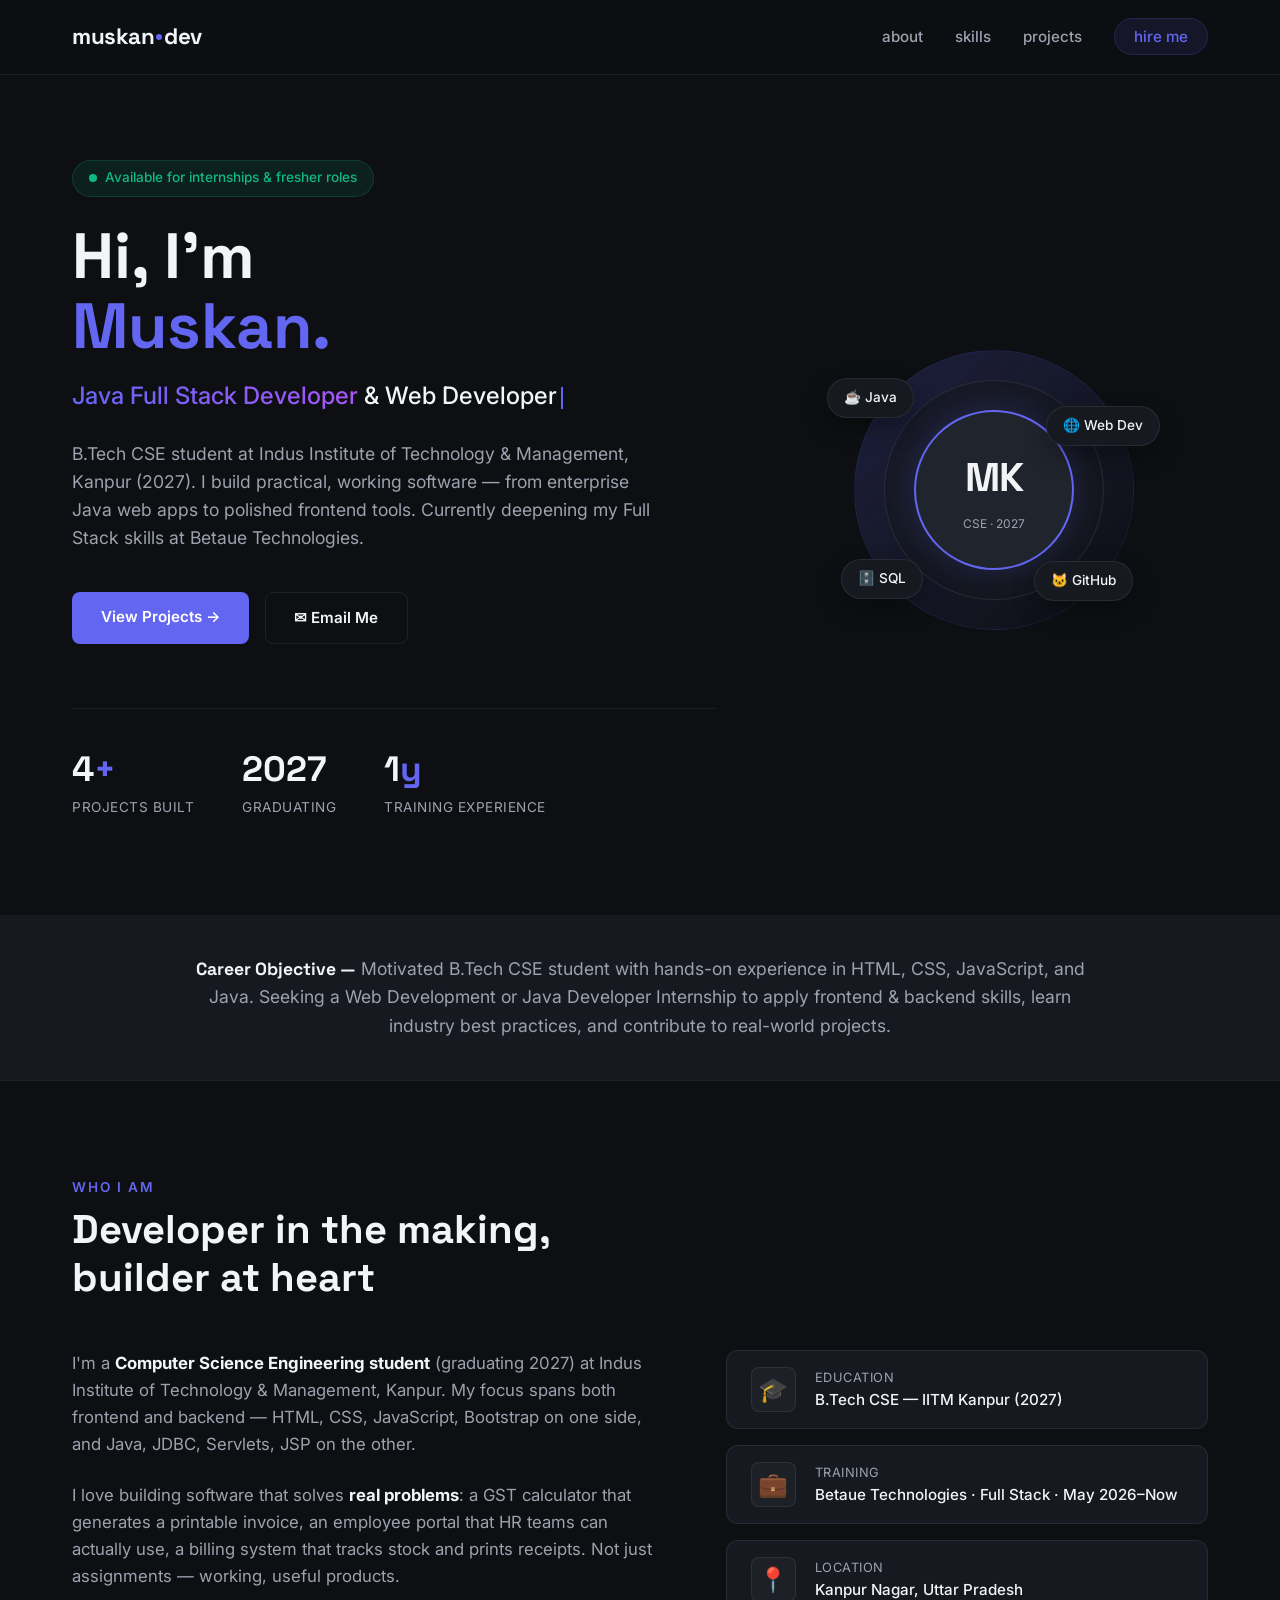
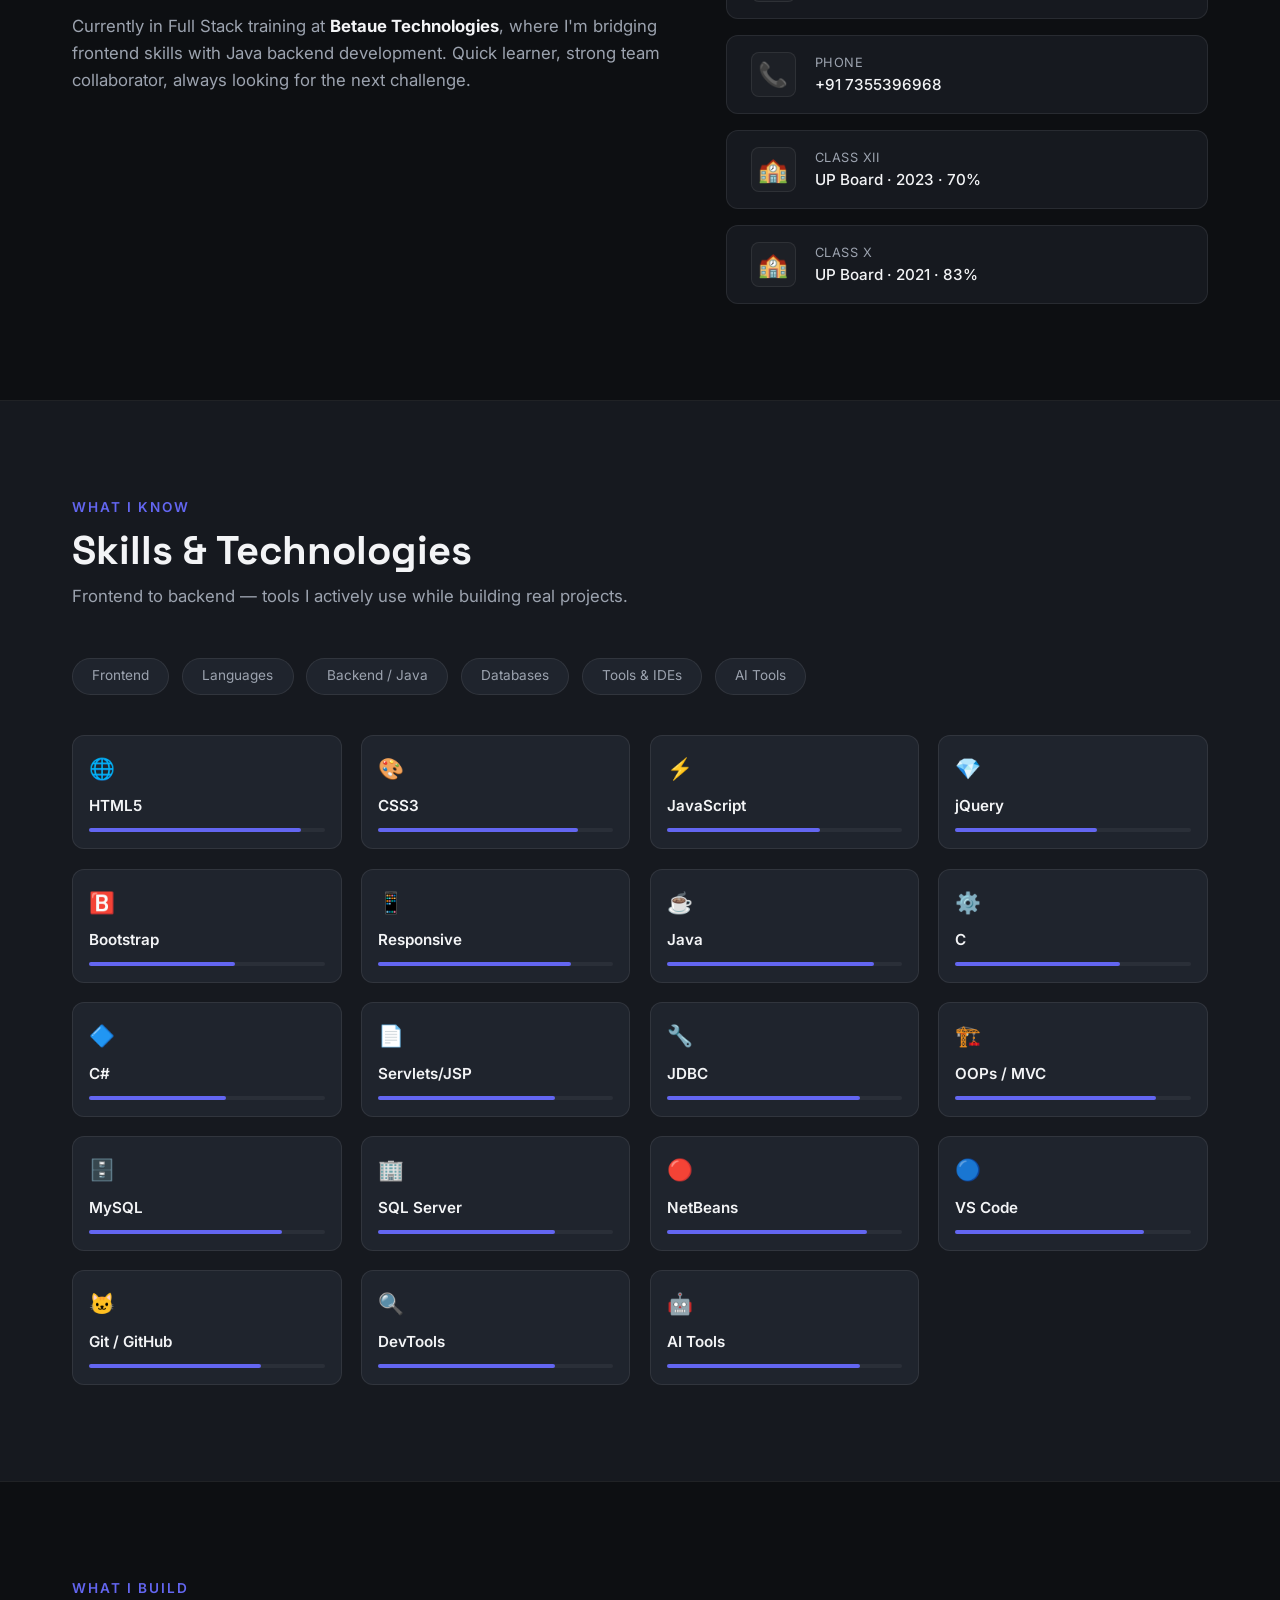
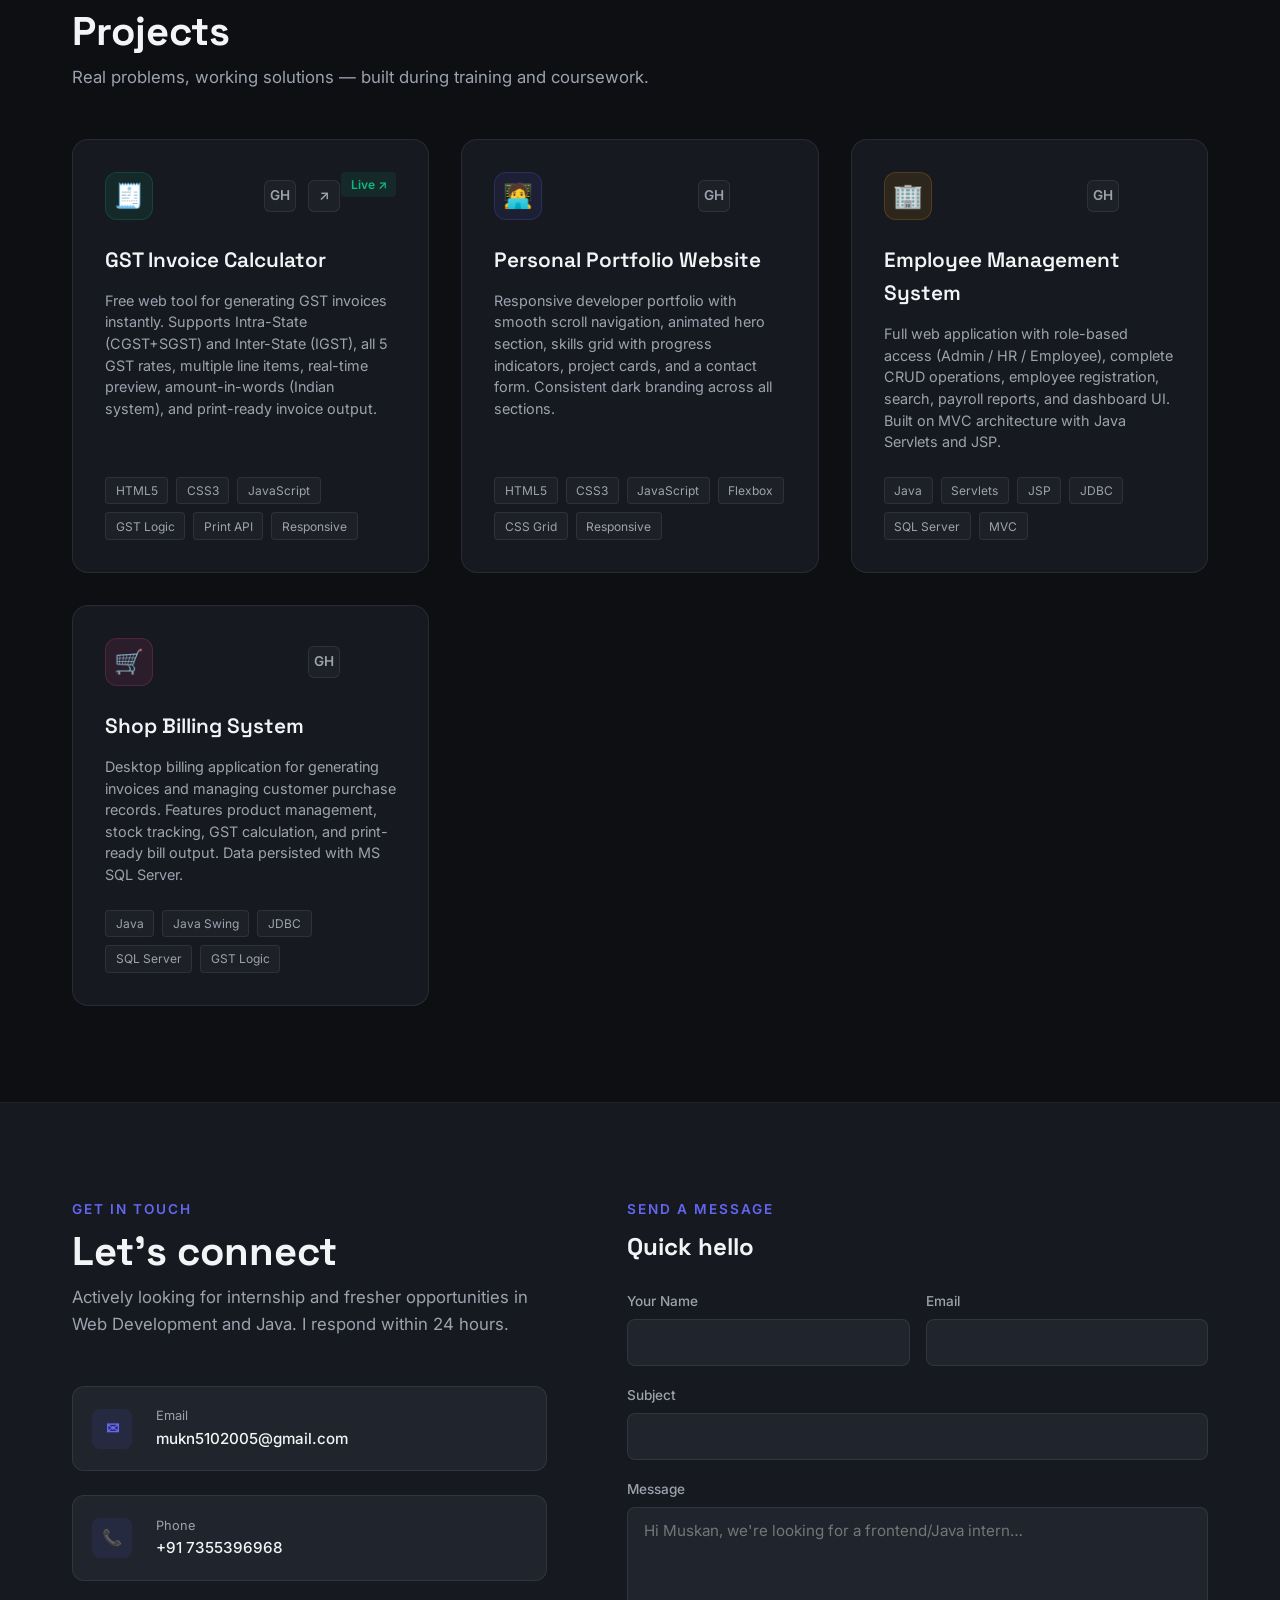
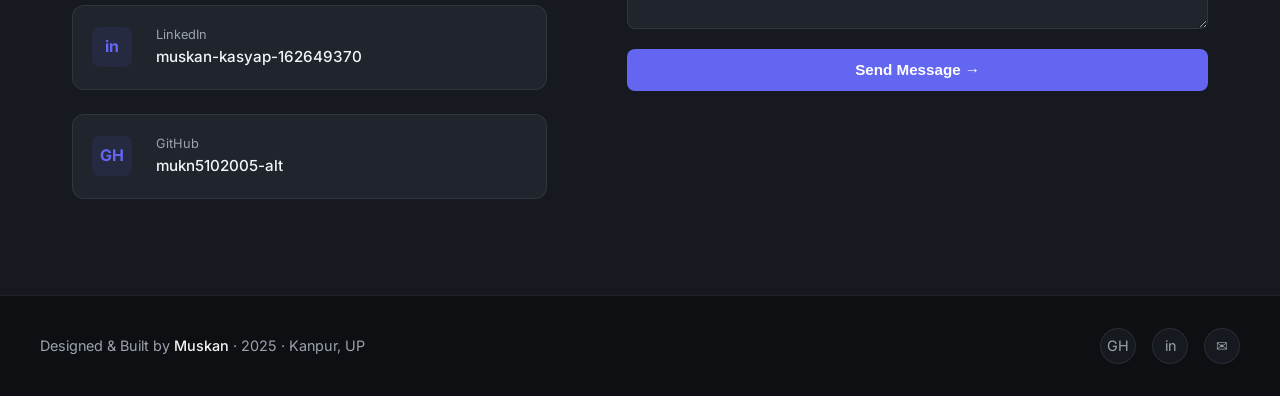
<file: index.html>
<!DOCTYPE html>
<html lang="en">
<head>
  <meta charset="UTF-8" />
  <meta name="viewport" content="width=device-width, initial-scale=1.0"/>
  <title>Muskan— Java Full Stack Developer</title>
  <link rel="preconnect" href="https://fonts.googleapis.com"/>
  <link rel="preconnect" href="https://fonts.gstatic.com" crossorigin/>
  <link href="https://fonts.googleapis.com/css2?family=Space+Grotesk:wght@300;400;500;600;700&family=Inter:wght@400;500;600&display=swap" rel="stylesheet"/>
  <link rel="stylesheet" href="style.css"/>
</head>
<body>

<!-- NAV -->
<nav>
  <div class="nav-inner">
    <a class="nav-logo" href="#home">muskan<div class="dot"></div>dev</a>
    <ul class="nav-links">
      <li><a href="#about">about</a></li>
      <li><a href="#skills">skills</a></li>
      <li><a href="#projects">projects</a></li>
      <li><a href="#contact" class="nav-hire">hire me</a></li>
    </ul>
  </div>
</nav>

<!-- HERO -->
<div class="hero-wrap" id="home">
  <div class="hero">
    <div class="hero-left">
      <div class="hero-badge">
        <span class="badge-dot"></span>
        Available for internships &amp; fresher roles
      </div>
      <h1 class="hero-name">
        Hi, I'm<br>
        <span class="line2">Muskan.</span>
      </h1>
      <p class="hero-role">
        <span class="role-accent">Java Full Stack Developer</span> &amp; Web Developer<span class="cursor"></span>
      </p>
      <p class="hero-bio">
        B.Tech CSE student at Indus Institute of Technology &amp; Management, Kanpur (2027).
        I build practical, working software — from enterprise Java web apps to polished
        frontend tools. Currently deepening my Full Stack skills at Betaue Technologies.
      </p>
      <div class="hero-actions">
        <a href="#projects" class="btn-primary">View Projects →</a>
        <a href="mailto:mukn5102005@gmail.com" class="btn-outline">✉ Email Me</a>
      </div>
      <div class="hero-stats">
        <div class="stat">
          <div class="stat-num">4<span>+</span></div>
          <div class="stat-label">Projects built</div>
        </div>
        <div class="stat">
          <div class="stat-num">2027</div>
          <div class="stat-label">Graduating</div>
        </div>
        <div class="stat">
          <div class="stat-num">1<span>y</span></div>
          <div class="stat-label">Training experience</div>
        </div>
      </div>
    </div>

    <div class="hero-visual">
      <div class="avatar-outer">
        <div class="avatar-mid">
          <div class="avatar-inner">
            <div class="avatar-initials">MK</div>
            <div class="avatar-tag">CSE · 2027</div>
          </div>
        </div>
        <div class="float-chip chip-java">☕ Java</div>
        <div class="float-chip chip-sql">🗄️ SQL</div>
        <div class="float-chip chip-web">🌐 Web Dev</div>
        <div class="float-chip chip-git">🐱 GitHub</div>
      </div>
    </div>
  </div>
</div>

<!-- OBJECTIVE BAND -->
<div class="obj-band">
  <p class="obj-inner">
    <strong>Career Objective —</strong>
    Motivated B.Tech CSE student with hands-on experience in HTML, CSS, JavaScript, and Java.
    Seeking a Web Development or Java Developer Internship to apply frontend &amp; backend skills,
    learn industry best practices, and contribute to real-world projects.
  </p>
</div>

<div class="divider"></div>

<!-- ABOUT -->
<div id="about">
  <div class="section-wrap">
    <div class="s-eyebrow">who I am</div>
    <h2 class="s-heading">Developer in the making,<br>builder at heart</h2>
    <div class="about-grid">
      <div class="about-text">
        <p>
          I'm a <strong>Computer Science Engineering student</strong> (graduating 2027) at Indus Institute of
          Technology &amp; Management, Kanpur. My focus spans both frontend and backend — HTML, CSS, JavaScript,
          Bootstrap on one side, and Java, JDBC, Servlets, JSP on the other.
        </p>
        <p>
          I love building software that solves <strong>real problems</strong>: a GST calculator that generates
          a printable invoice, an employee portal that HR teams can actually use, a billing system that tracks
          stock and prints receipts. Not just assignments — working, useful products.
        </p>
        <p>
          Currently in Full Stack training at <strong>Betaue Technologies</strong>, where I'm bridging frontend
          skills with Java backend development. Quick learner, strong team collaborator, always looking for
          the next challenge.
        </p>
      </div>
      <div class="about-cards">
        <div class="meta-card">
          <div class="meta-icon">🎓</div>
          <div>
            <div class="meta-label">Education</div>
            <div class="meta-value">B.Tech CSE — IITM Kanpur (2027)</div>
          </div>
        </div>
        <div class="meta-card">
          <div class="meta-icon">💼</div>
          <div>
            <div class="meta-label">Training</div>
            <div class="meta-value">Betaue Technologies · Full Stack · May 2026–Now</div>
          </div>
        </div>
        <div class="meta-card">
          <div class="meta-icon">📍</div>
          <div>
            <div class="meta-label">Location</div>
            <div class="meta-value">Kanpur Nagar, Uttar Pradesh</div>
          </div>
        </div>
        <div class="meta-card">
          <div class="meta-icon">📞</div>
          <div>
            <div class="meta-label">Phone</div>
            <div class="meta-value">+91 7355396968</div>
          </div>
        </div>
        <div class="meta-card">
          <div class="meta-icon">🏫</div>
          <div>
            <div class="meta-label">Class XII</div>
            <div class="meta-value">UP Board · 2023 · 70%</div>
          </div>
        </div>
        <div class="meta-card">
          <div class="meta-icon">🏫</div>
          <div>
            <div class="meta-label">Class X</div>
            <div class="meta-value">UP Board · 2021 · 83%</div>
          </div>
        </div>
      </div>
    </div>
  </div>
</div>

<div class="divider"></div>

<!-- SKILLS -->
<div class="section-bg" id="skills">
  <div class="section-wrap">
    <div class="s-eyebrow">what I know</div>
    <h2 class="s-heading">Skills &amp; Technologies</h2>
    <p class="s-sub">Frontend to backend — tools I actively use while building real projects.</p>
    <div class="skill-cats">
      <span class="cat-pill">Frontend</span>
      <span class="cat-pill">Languages</span>
      <span class="cat-pill">Backend / Java</span>
      <span class="cat-pill">Databases</span>
      <span class="cat-pill">Tools &amp; IDEs</span>
      <span class="cat-pill">AI Tools</span>
    </div>
    <div class="skills-grid">
      <div class="skill-chip"><span class="skill-emoji">🌐</span><span class="skill-name">HTML5</span><div class="skill-bar-track"><div class="skill-bar-fill" style="width:90%"></div></div></div>
      <div class="skill-chip"><span class="skill-emoji">🎨</span><span class="skill-name">CSS3</span><div class="skill-bar-track"><div class="skill-bar-fill" style="width:85%"></div></div></div>
      <div class="skill-chip"><span class="skill-emoji">⚡</span><span class="skill-name">JavaScript</span><div class="skill-bar-track"><div class="skill-bar-fill" style="width:65%"></div></div></div>
      <div class="skill-chip"><span class="skill-emoji">💎</span><span class="skill-name">jQuery</span><div class="skill-bar-track"><div class="skill-bar-fill" style="width:60%"></div></div></div>
      <div class="skill-chip"><span class="skill-emoji">🅱️</span><span class="skill-name">Bootstrap</span><div class="skill-bar-track"><div class="skill-bar-fill" style="width:62%"></div></div></div>
      <div class="skill-chip"><span class="skill-emoji">📱</span><span class="skill-name">Responsive</span><div class="skill-bar-track"><div class="skill-bar-fill" style="width:82%"></div></div></div>
      <div class="skill-chip"><span class="skill-emoji">☕</span><span class="skill-name">Java</span><div class="skill-bar-track"><div class="skill-bar-fill" style="width:88%"></div></div></div>
      <div class="skill-chip"><span class="skill-emoji">⚙️</span><span class="skill-name">C</span><div class="skill-bar-track"><div class="skill-bar-fill" style="width:70%"></div></div></div>
      <div class="skill-chip"><span class="skill-emoji">🔷</span><span class="skill-name">C#</span><div class="skill-bar-track"><div class="skill-bar-fill" style="width:58%"></div></div></div>
      <div class="skill-chip"><span class="skill-emoji">📄</span><span class="skill-name">Servlets/JSP</span><div class="skill-bar-track"><div class="skill-bar-fill" style="width:75%"></div></div></div>
      <div class="skill-chip"><span class="skill-emoji">🔧</span><span class="skill-name">JDBC</span><div class="skill-bar-track"><div class="skill-bar-fill" style="width:82%"></div></div></div>
      <div class="skill-chip"><span class="skill-emoji">🏗️</span><span class="skill-name">OOPs / MVC</span><div class="skill-bar-track"><div class="skill-bar-fill" style="width:85%"></div></div></div>
      <div class="skill-chip"><span class="skill-emoji">🗄️</span><span class="skill-name">MySQL</span><div class="skill-bar-track"><div class="skill-bar-fill" style="width:82%"></div></div></div>
      <div class="skill-chip"><span class="skill-emoji">🏢</span><span class="skill-name">SQL Server</span><div class="skill-bar-track"><div class="skill-bar-fill" style="width:75%"></div></div></div>
      <div class="skill-chip"><span class="skill-emoji">🔴</span><span class="skill-name">NetBeans</span><div class="skill-bar-track"><div class="skill-bar-fill" style="width:85%"></div></div></div>
      <div class="skill-chip"><span class="skill-emoji">🔵</span><span class="skill-name">VS Code</span><div class="skill-bar-track"><div class="skill-bar-fill" style="width:80%"></div></div></div>
      <div class="skill-chip"><span class="skill-emoji">🐱</span><span class="skill-name">Git / GitHub</span><div class="skill-bar-track"><div class="skill-bar-fill" style="width:73%"></div></div></div>
      <div class="skill-chip"><span class="skill-emoji">🔍</span><span class="skill-name">DevTools</span><div class="skill-bar-track"><div class="skill-bar-fill" style="width:75%"></div></div></div>
      <div class="skill-chip"><span class="skill-emoji">🤖</span><span class="skill-name">AI Tools</span><div class="skill-bar-track"><div class="skill-bar-fill" style="width:82%"></div></div></div>
    </div>
  </div>
</div>

<div class="divider"></div>

<!-- PROJECTS -->
<div id="projects">
  <div class="section-wrap">
    <div class="s-eyebrow">what I build</div>
    <h2 class="s-heading">Projects</h2>
    <p class="s-sub">Real problems, working solutions — built during training and coursework.</p>

    <div class="projects-grid">

      <div class="project-card">
        <div class="project-feat">Live ↗</div>
        <div class="project-header">
          <div class="project-icon" style="background:rgba(16,185,129,0.1);border-color:rgba(16,185,129,0.2);">🧾</div>
          <div class="project-links">
            <a href="https://github.com/mukn5102005-alt/gitnewuser-Demo" target="_blank" class="icon-link">GH</a>
            <a href="#" target="_blank" class="icon-link">↗</a>
          </div>
        </div>
        <div class="project-name">GST Invoice Calculator</div>
        <p class="project-desc">Free web tool for generating GST invoices instantly. Supports Intra-State (CGST+SGST) and Inter-State (IGST), all 5 GST rates, multiple line items, real-time preview, amount-in-words (Indian system), and print-ready invoice output.</p>
        <div class="project-stack">
          <span class="stack-badge">HTML5</span>
          <span class="stack-badge">CSS3</span>
          <span class="stack-badge">JavaScript</span>
          <span class="stack-badge">GST Logic</span>
          <span class="stack-badge">Print API</span>
          <span class="stack-badge">Responsive</span>
        </div>
      </div>

      <div class="project-card">
        <div class="project-header">
          <div class="project-icon" style="background:rgba(99,102,241,0.1);border-color:rgba(99,102,241,0.2);">🧑‍💻</div>
          <div class="project-links">
            <a href="https://github.com/mukn5102005-alt/Gst-invoice-calculator" target="_blank" class="icon-link">GH</a>
          </div>
        </div>
        <div class="project-name">Personal Portfolio Website</div>
        <p class="project-desc">Responsive developer portfolio with smooth scroll navigation, animated hero section, skills grid with progress indicators, project cards, and a contact form. Consistent dark branding across all sections.</p>
        <div class="project-stack">
          <span class="stack-badge">HTML5</span>
          <span class="stack-badge">CSS3</span>
          <span class="stack-badge">JavaScript</span>
          <span class="stack-badge">Flexbox</span>
          <span class="stack-badge">CSS Grid</span>
          <span class="stack-badge">Responsive</span>
        </div>
      </div>

      <div class="project-card">
        <div class="project-header">
          <div class="project-icon" style="background:rgba(245,158,11,0.1);border-color:rgba(245,158,11,0.2);">🏢</div>
          <div class="project-links">
            <a href="https://github.com/mukn5102005-alt/gitnewuser-Demo" target="_blank" class="icon-link">GH</a>
          </div>
        </div>
        <div class="project-name">Employee Management System</div>
        <p class="project-desc">Full web application with role-based access (Admin / HR / Employee), complete CRUD operations, employee registration, search, payroll reports, and dashboard UI. Built on MVC architecture with Java Servlets and JSP.</p>
        <div class="project-stack">
          <span class="stack-badge">Java</span>
          <span class="stack-badge">Servlets</span>
          <span class="stack-badge">JSP</span>
          <span class="stack-badge">JDBC</span>
          <span class="stack-badge">SQL Server</span>
          <span class="stack-badge">MVC</span>
        </div>
      </div>

      <div class="project-card">
        <div class="project-header">
          <div class="project-icon" style="background:rgba(236,72,153,0.1);border-color:rgba(236,72,153,0.2);">🛒</div>
          <div class="project-links">
            <a href="https://github.com/mukn5102005-alt/Shopping-Billing-System" target="_blank" class="icon-link">GH</a>
          </div>
        </div>
        <div class="project-name">Shop Billing System</div>
        <p class="project-desc">Desktop billing application for generating invoices and managing customer purchase records. Features product management, stock tracking, GST calculation, and print-ready bill output. Data persisted with MS SQL Server.</p>
        <div class="project-stack">
          <span class="stack-badge">Java</span>
          <span class="stack-badge">Java Swing</span>
          <span class="stack-badge">JDBC</span>
          <span class="stack-badge">SQL Server</span>
          <span class="stack-badge">GST Logic</span>
        </div>
      </div>

    </div>
  </div>
</div>

<div class="divider"></div>

<!-- CONTACT -->
<div class="section-bg" id="contact">
  <div class="section-wrap">
    <div class="contact-inner">
      <div>
        <div class="s-eyebrow">get in touch</div>
        <h2 class="s-heading">Let's connect</h2>
        <p class="s-sub">Actively looking for internship and fresher opportunities in Web Development and Java. I respond within 24 hours.</p>
        <div class="contact-links">
          <a href="mailto:mukn5102005@gmail.com" class="contact-item">
            <em class="c-icon">✉</em>
            <div><div class="c-type">Email</div><div class="c-value">mukn5102005@gmail.com</div></div>
          </a>
          <a href="tel:+917355396968" class="contact-item">
            <em class="c-icon">📞</em>
            <div><div class="c-type">Phone</div><div class="c-value">+91 7355396968</div></div>
          </a>
          <a href="https://linkedin.com/in/muskan-kasyap-162649370" target="_blank" class="contact-item">
            <em class="c-icon">in</em>
            <div><div class="c-type">LinkedIn</div><div class="c-value">muskan-kasyap-162649370</div></div>
          </a>
          <a href="https://github.com/mukn5102005-alt" target="_blank" class="contact-item">
            <em class="c-icon">GH</em>
            <div><div class="c-type">GitHub</div><div class="c-value">mukn5102005-alt</div></div>
          </a>
        </div>
      </div>

      <div>
        <div class="s-eyebrow">send a message</div>
        <h3 class="form-title">Quick hello</h3>
        <form class="contact-form" onsubmit="handleSubmit(event)">
          <div class="form-row">
            <div class="field">
              <label for="cname">Your Name</label>
              <input type="text" id="cname"/>
            </div>
            <div class="field">
              <label for="cemail">Email</label>
              <input type="email" id="cemail"/>
            </div>
          </div>
          <div class="field">
            <label for="csubject">Subject</label>
            <input type="text" id="csubject"/>
          </div>
          <div class="field">
            <label for="cmsg">Message</label>
            <textarea id="cmsg" rows="5" placeholder="Hi Muskan, we're looking for a frontend/Java intern…" required></textarea>
          </div>
          <button type="submit" class="btn-primary" id="submitBtn">Send Message →</button>
          <p id="formMsg" class="form-feedback"></p>
        </form>
      </div>
    </div>
  </div>
</div>

<!-- FOOTER -->
<div class="footer-wrap">
  <div class="footer-inner">
    <p>Designed &amp; Built by <span>Muskan</span> · 2025 · Kanpur, UP</p>
    <div class="footer-socials">
      <a href="https://github.com/mukn5102005-alt" target="_blank" class="social-btn" title="GitHub">GH</a>
      <a href="https://linkedin.com/in/muskan-kasyap-162649370" target="_blank" class="social-btn" title="LinkedIn">in</a>
      <a href="mailto:mukn5102005@gmail.com" class="social-btn" title="Email">✉</a>
    </div>
  </div>
</div>

<script src="script.js"></script>
</body>
</html>
</file>
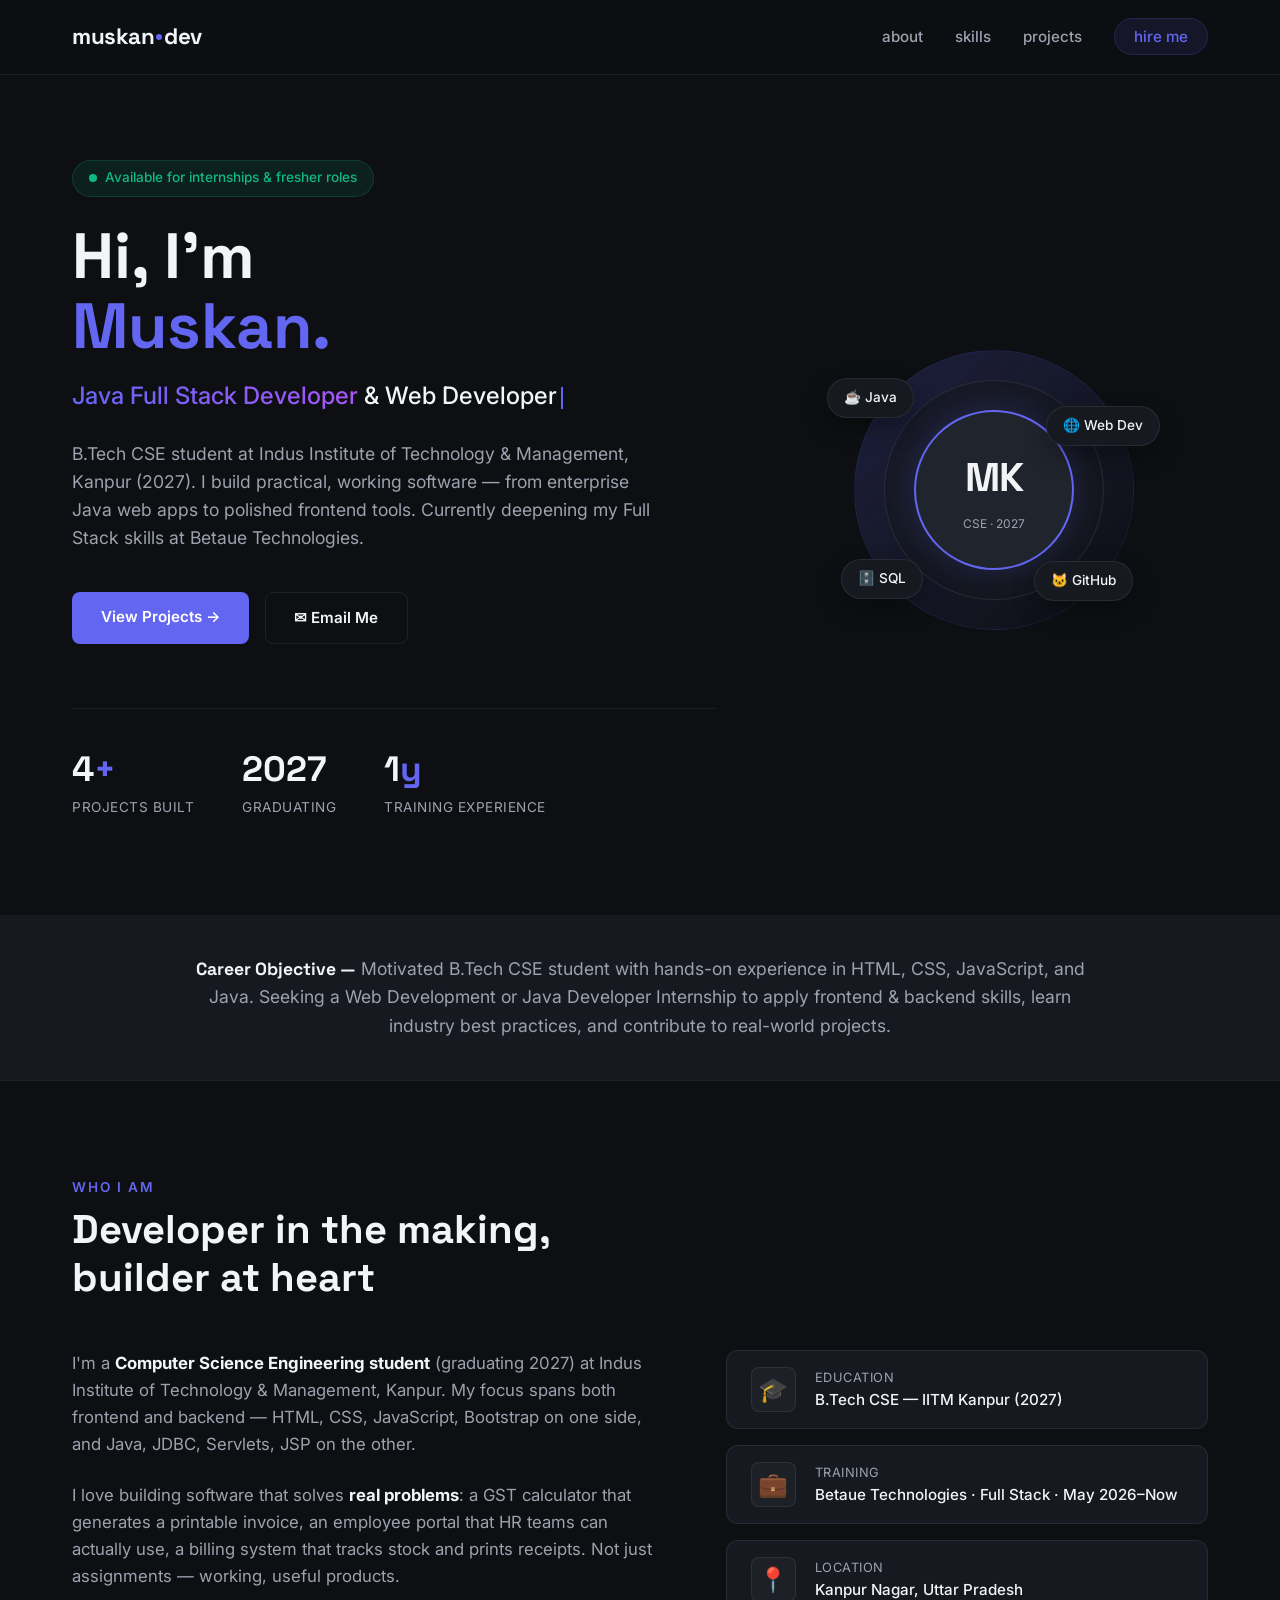
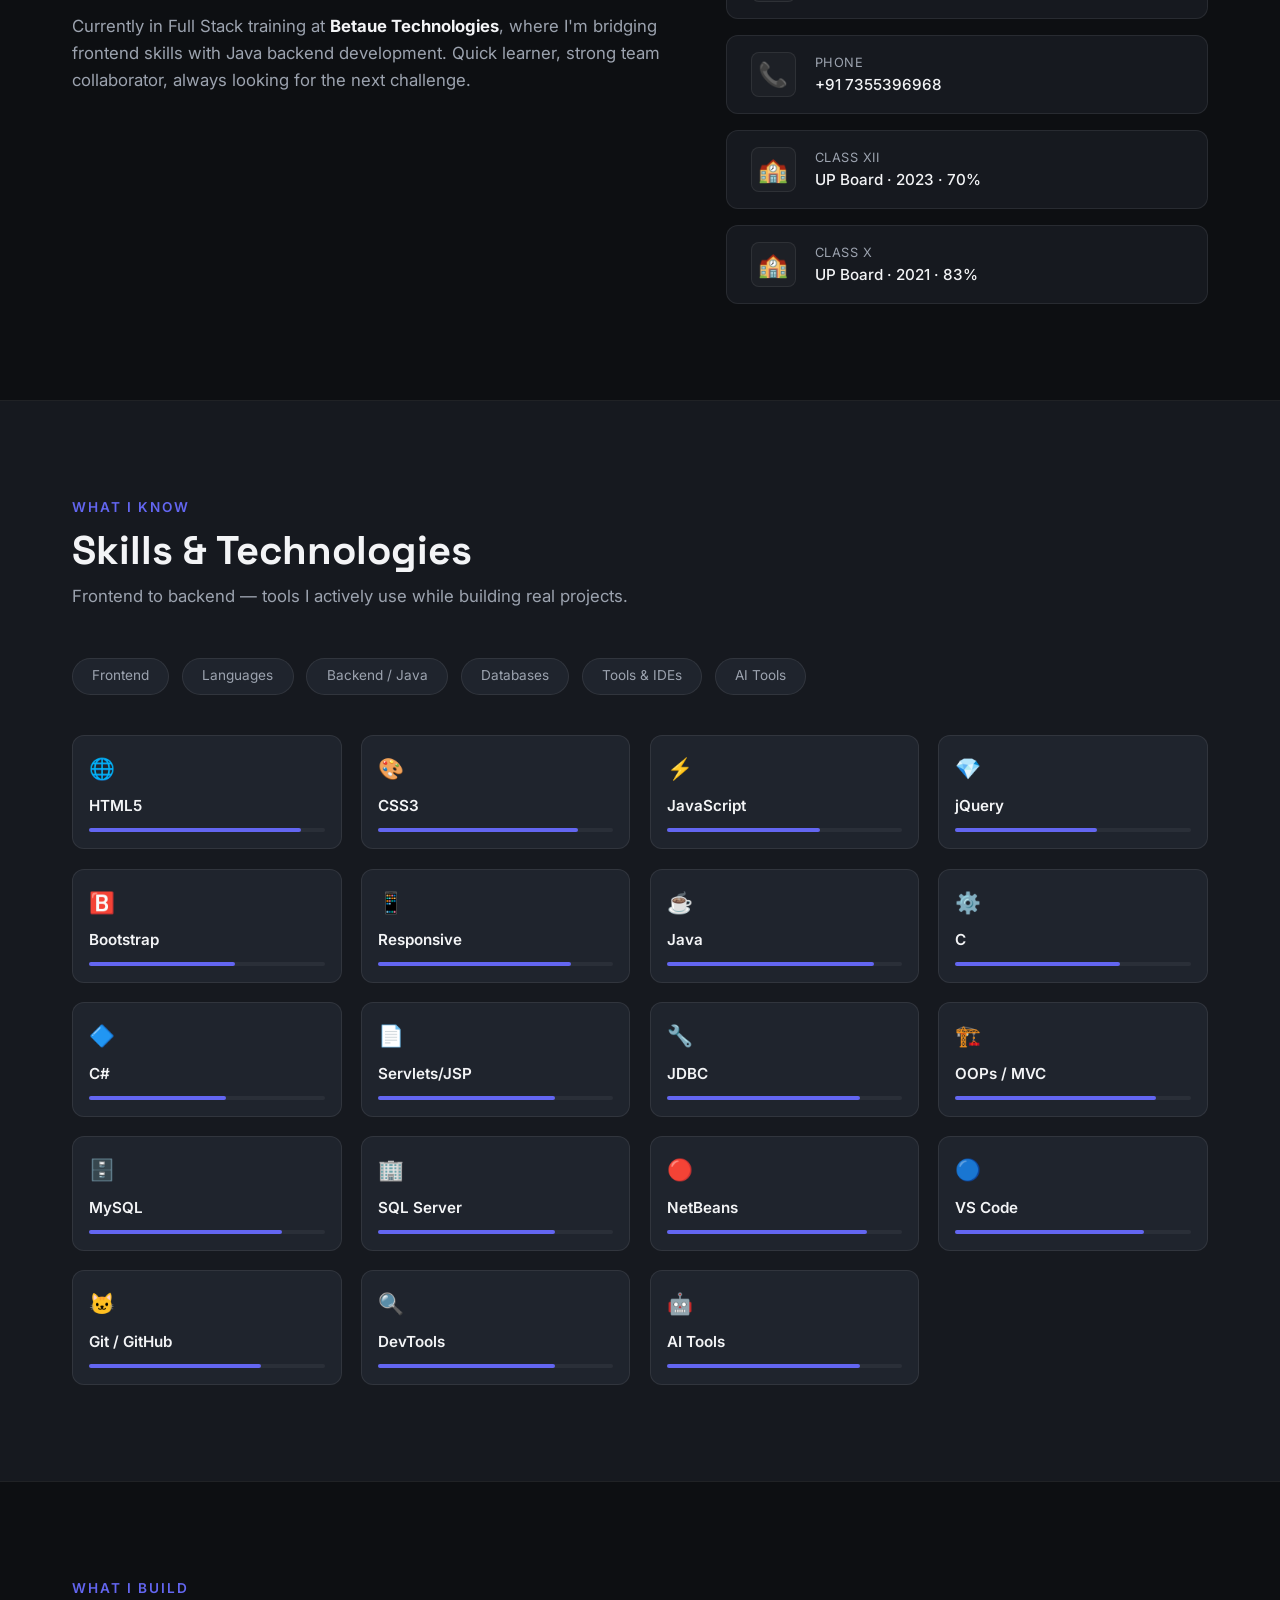
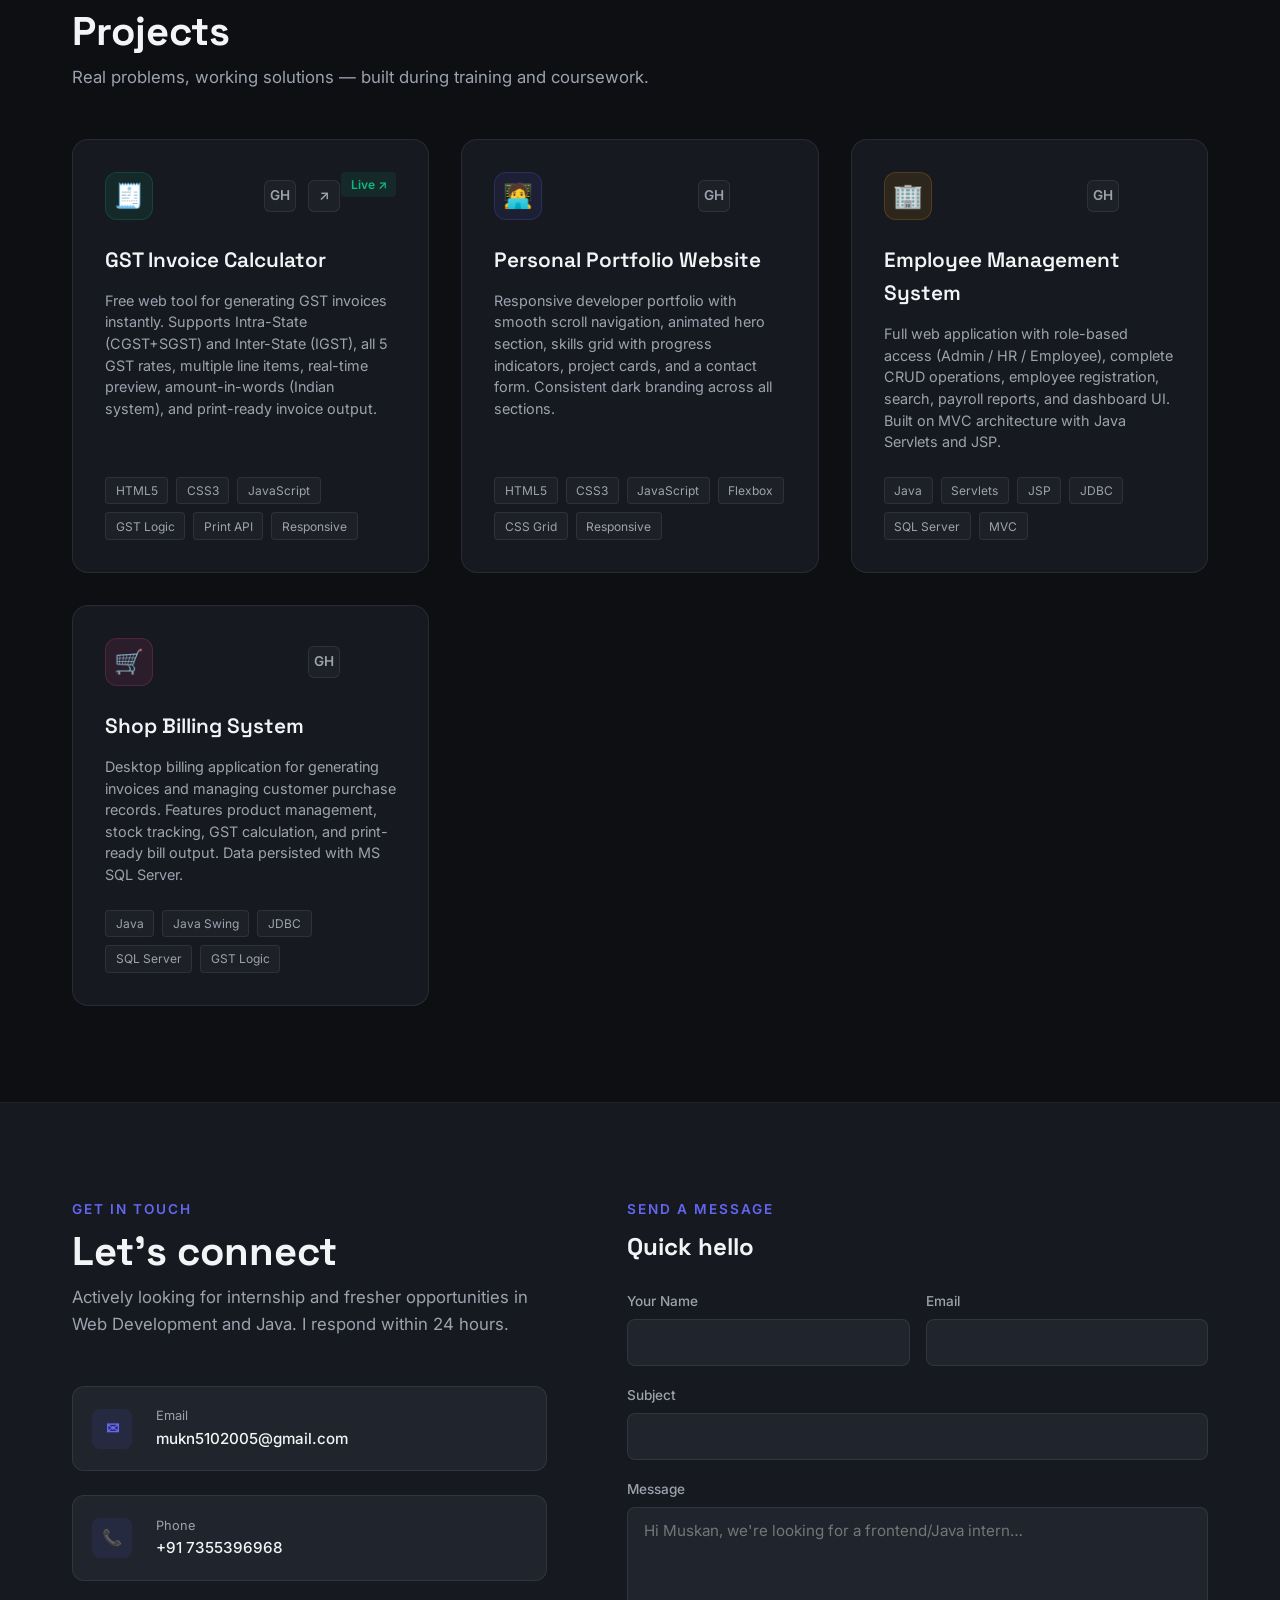
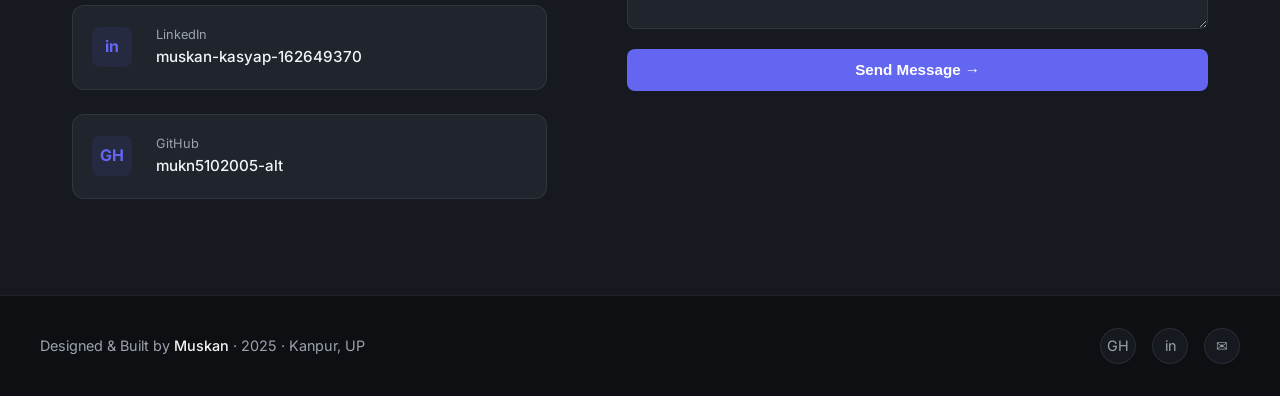
<file: index1.html>
<!DOCTYPE html>
<html lang="en">
<head>
  <meta charset="UTF-8" />
  <meta name="viewport" content="width=device-width, initial-scale=1.0"/>
  <title>Muskan— Java Full Stack Developer</title>
  <link rel="preconnect" href="https://fonts.googleapis.com"/>
  <link rel="preconnect" href="https://fonts.gstatic.com" crossorigin/>
  <link href="https://fonts.googleapis.com/css2?family=Space+Grotesk:wght@300;400;500;600;700&family=Inter:wght@400;500;600&display=swap" rel="stylesheet"/>
  <link rel="stylesheet" href="style.css"/>
</head>
<body>

<!-- NAV -->
<nav>
  <div class="nav-inner">
    <a class="nav-logo" href="#home">muskan<div class="dot"></div>dev</a>
    <ul class="nav-links">
      <li><a href="#about">about</a></li>
      <li><a href="#skills">skills</a></li>
      <li><a href="#projects">projects</a></li>
      <li><a href="#contact" class="nav-hire">hire me</a></li>
    </ul>
  </div>
</nav>

<!-- HERO -->
<div class="hero-wrap" id="home">
  <div class="hero">
    <div class="hero-left">
      <div class="hero-badge">
        <span class="badge-dot"></span>
        Available for internships &amp; fresher roles
      </div>
      <h1 class="hero-name">
        Hi, I'm<br>
        <span class="line2">Muskan.</span>
      </h1>
      <p class="hero-role">
        <span class="role-accent">Java Full Stack Developer</span> &amp; Web Developer<span class="cursor"></span>
      </p>
      <p class="hero-bio">
        B.Tech CSE student at Indus Institute of Technology &amp; Management, Kanpur (2027).
        I build practical, working software — from enterprise Java web apps to polished
        frontend tools. Currently deepening my Full Stack skills at Betaue Technologies.
      </p>
      <div class="hero-actions">
        <a href="#projects" class="btn-primary">View Projects →</a>
        <a href="mailto:mukn5102005@gmail.com" class="btn-outline">✉ Email Me</a>
      </div>
      <div class="hero-stats">
        <div class="stat">
          <div class="stat-num">4<span>+</span></div>
          <div class="stat-label">Projects built</div>
        </div>
        <div class="stat">
          <div class="stat-num">2027</div>
          <div class="stat-label">Graduating</div>
        </div>
        <div class="stat">
          <div class="stat-num">1<span>y</span></div>
          <div class="stat-label">Training experience</div>
        </div>
      </div>
    </div>

    <div class="hero-visual">
      <div class="avatar-outer">
        <div class="avatar-mid">
          <div class="avatar-inner">
            <div class="avatar-initials">MK</div>
            <div class="avatar-tag">CSE · 2027</div>
          </div>
        </div>
        <div class="float-chip chip-java">☕ Java</div>
        <div class="float-chip chip-sql">🗄️ SQL</div>
        <div class="float-chip chip-web">🌐 Web Dev</div>
        <div class="float-chip chip-git">🐱 GitHub</div>
      </div>
    </div>
  </div>
</div>

<!-- OBJECTIVE BAND -->
<div class="obj-band">
  <p class="obj-inner">
    <strong>Career Objective —</strong>
    Motivated B.Tech CSE student with hands-on experience in HTML, CSS, JavaScript, and Java.
    Seeking a Web Development or Java Developer Internship to apply frontend &amp; backend skills,
    learn industry best practices, and contribute to real-world projects.
  </p>
</div>

<div class="divider"></div>

<!-- ABOUT -->
<div id="about">
  <div class="section-wrap">
    <div class="s-eyebrow">who I am</div>
    <h2 class="s-heading">Developer in the making,<br>builder at heart</h2>
    <div class="about-grid">
      <div class="about-text">
        <p>
          I'm a <strong>Computer Science Engineering student</strong> (graduating 2027) at Indus Institute of
          Technology &amp; Management, Kanpur. My focus spans both frontend and backend — HTML, CSS, JavaScript,
          Bootstrap on one side, and Java, JDBC, Servlets, JSP on the other.
        </p>
        <p>
          I love building software that solves <strong>real problems</strong>: a GST calculator that generates
          a printable invoice, an employee portal that HR teams can actually use, a billing system that tracks
          stock and prints receipts. Not just assignments — working, useful products.
        </p>
        <p>
          Currently in Full Stack training at <strong>Betaue Technologies</strong>, where I'm bridging frontend
          skills with Java backend development. Quick learner, strong team collaborator, always looking for
          the next challenge.
        </p>
      </div>
      <div class="about-cards">
        <div class="meta-card">
          <div class="meta-icon">🎓</div>
          <div>
            <div class="meta-label">Education</div>
            <div class="meta-value">B.Tech CSE — IITM Kanpur (2027)</div>
          </div>
        </div>
        <div class="meta-card">
          <div class="meta-icon">💼</div>
          <div>
            <div class="meta-label">Training</div>
            <div class="meta-value">Betaue Technologies · Full Stack · May 2026–Now</div>
          </div>
        </div>
        <div class="meta-card">
          <div class="meta-icon">📍</div>
          <div>
            <div class="meta-label">Location</div>
            <div class="meta-value">Kanpur Nagar, Uttar Pradesh</div>
          </div>
        </div>
        <div class="meta-card">
          <div class="meta-icon">📞</div>
          <div>
            <div class="meta-label">Phone</div>
            <div class="meta-value">+91 7355396968</div>
          </div>
        </div>
        <div class="meta-card">
          <div class="meta-icon">🏫</div>
          <div>
            <div class="meta-label">Class XII</div>
            <div class="meta-value">UP Board · 2023 · 70%</div>
          </div>
        </div>
        <div class="meta-card">
          <div class="meta-icon">🏫</div>
          <div>
            <div class="meta-label">Class X</div>
            <div class="meta-value">UP Board · 2021 · 83%</div>
          </div>
        </div>
      </div>
    </div>
  </div>
</div>

<div class="divider"></div>

<!-- SKILLS -->
<div class="section-bg" id="skills">
  <div class="section-wrap">
    <div class="s-eyebrow">what I know</div>
    <h2 class="s-heading">Skills &amp; Technologies</h2>
    <p class="s-sub">Frontend to backend — tools I actively use while building real projects.</p>
    <div class="skill-cats">
      <span class="cat-pill">Frontend</span>
      <span class="cat-pill">Languages</span>
      <span class="cat-pill">Backend / Java</span>
      <span class="cat-pill">Databases</span>
      <span class="cat-pill">Tools &amp; IDEs</span>
      <span class="cat-pill">AI Tools</span>
    </div>
    <div class="skills-grid">
      <div class="skill-chip"><span class="skill-emoji">🌐</span><span class="skill-name">HTML5</span><div class="skill-bar-track"><div class="skill-bar-fill" style="width:90%"></div></div></div>
      <div class="skill-chip"><span class="skill-emoji">🎨</span><span class="skill-name">CSS3</span><div class="skill-bar-track"><div class="skill-bar-fill" style="width:85%"></div></div></div>
      <div class="skill-chip"><span class="skill-emoji">⚡</span><span class="skill-name">JavaScript</span><div class="skill-bar-track"><div class="skill-bar-fill" style="width:65%"></div></div></div>
      <div class="skill-chip"><span class="skill-emoji">💎</span><span class="skill-name">jQuery</span><div class="skill-bar-track"><div class="skill-bar-fill" style="width:60%"></div></div></div>
      <div class="skill-chip"><span class="skill-emoji">🅱️</span><span class="skill-name">Bootstrap</span><div class="skill-bar-track"><div class="skill-bar-fill" style="width:62%"></div></div></div>
      <div class="skill-chip"><span class="skill-emoji">📱</span><span class="skill-name">Responsive</span><div class="skill-bar-track"><div class="skill-bar-fill" style="width:82%"></div></div></div>
      <div class="skill-chip"><span class="skill-emoji">☕</span><span class="skill-name">Java</span><div class="skill-bar-track"><div class="skill-bar-fill" style="width:88%"></div></div></div>
      <div class="skill-chip"><span class="skill-emoji">⚙️</span><span class="skill-name">C</span><div class="skill-bar-track"><div class="skill-bar-fill" style="width:70%"></div></div></div>
      <div class="skill-chip"><span class="skill-emoji">🔷</span><span class="skill-name">C#</span><div class="skill-bar-track"><div class="skill-bar-fill" style="width:58%"></div></div></div>
      <div class="skill-chip"><span class="skill-emoji">📄</span><span class="skill-name">Servlets/JSP</span><div class="skill-bar-track"><div class="skill-bar-fill" style="width:75%"></div></div></div>
      <div class="skill-chip"><span class="skill-emoji">🔧</span><span class="skill-name">JDBC</span><div class="skill-bar-track"><div class="skill-bar-fill" style="width:82%"></div></div></div>
      <div class="skill-chip"><span class="skill-emoji">🏗️</span><span class="skill-name">OOPs / MVC</span><div class="skill-bar-track"><div class="skill-bar-fill" style="width:85%"></div></div></div>
      <div class="skill-chip"><span class="skill-emoji">🗄️</span><span class="skill-name">MySQL</span><div class="skill-bar-track"><div class="skill-bar-fill" style="width:82%"></div></div></div>
      <div class="skill-chip"><span class="skill-emoji">🏢</span><span class="skill-name">SQL Server</span><div class="skill-bar-track"><div class="skill-bar-fill" style="width:75%"></div></div></div>
      <div class="skill-chip"><span class="skill-emoji">🔴</span><span class="skill-name">NetBeans</span><div class="skill-bar-track"><div class="skill-bar-fill" style="width:85%"></div></div></div>
      <div class="skill-chip"><span class="skill-emoji">🔵</span><span class="skill-name">VS Code</span><div class="skill-bar-track"><div class="skill-bar-fill" style="width:80%"></div></div></div>
      <div class="skill-chip"><span class="skill-emoji">🐱</span><span class="skill-name">Git / GitHub</span><div class="skill-bar-track"><div class="skill-bar-fill" style="width:73%"></div></div></div>
      <div class="skill-chip"><span class="skill-emoji">🔍</span><span class="skill-name">DevTools</span><div class="skill-bar-track"><div class="skill-bar-fill" style="width:75%"></div></div></div>
      <div class="skill-chip"><span class="skill-emoji">🤖</span><span class="skill-name">AI Tools</span><div class="skill-bar-track"><div class="skill-bar-fill" style="width:82%"></div></div></div>
    </div>
  </div>
</div>

<div class="divider"></div>

<!-- PROJECTS -->
<div id="projects">
  <div class="section-wrap">
    <div class="s-eyebrow">what I build</div>
    <h2 class="s-heading">Projects</h2>
    <p class="s-sub">Real problems, working solutions — built during training and coursework.</p>

    <div class="projects-grid">

      <div class="project-card">
        <div class="project-feat">Live ↗</div>
        <div class="project-header">
          <div class="project-icon" style="background:rgba(16,185,129,0.1);border-color:rgba(16,185,129,0.2);">🧾</div>
          <div class="project-links">
            <a href="https://github.com/mukn5102005-alt/gitnewuser-Demo" target="_blank" class="icon-link">GH</a>
            <a href="#" target="_blank" class="icon-link">↗</a>
          </div>
        </div>
        <div class="project-name">GST Invoice Calculator</div>
        <p class="project-desc">Free web tool for generating GST invoices instantly. Supports Intra-State (CGST+SGST) and Inter-State (IGST), all 5 GST rates, multiple line items, real-time preview, amount-in-words (Indian system), and print-ready invoice output.</p>
        <div class="project-stack">
          <span class="stack-badge">HTML5</span>
          <span class="stack-badge">CSS3</span>
          <span class="stack-badge">JavaScript</span>
          <span class="stack-badge">GST Logic</span>
          <span class="stack-badge">Print API</span>
          <span class="stack-badge">Responsive</span>
        </div>
      </div>

      <div class="project-card">
        <div class="project-header">
          <div class="project-icon" style="background:rgba(99,102,241,0.1);border-color:rgba(99,102,241,0.2);">🧑‍💻</div>
          <div class="project-links">
            <a href="https://github.com/mukn5102005-alt/Gst-invoice-calculator" target="_blank" class="icon-link">GH</a>
          </div>
        </div>
        <div class="project-name">Personal Portfolio Website</div>
        <p class="project-desc">Responsive developer portfolio with smooth scroll navigation, animated hero section, skills grid with progress indicators, project cards, and a contact form. Consistent dark branding across all sections.</p>
        <div class="project-stack">
          <span class="stack-badge">HTML5</span>
          <span class="stack-badge">CSS3</span>
          <span class="stack-badge">JavaScript</span>
          <span class="stack-badge">Flexbox</span>
          <span class="stack-badge">CSS Grid</span>
          <span class="stack-badge">Responsive</span>
        </div>
      </div>

      <div class="project-card">
        <div class="project-header">
          <div class="project-icon" style="background:rgba(245,158,11,0.1);border-color:rgba(245,158,11,0.2);">🏢</div>
          <div class="project-links">
            <a href="https://github.com/mukn5102005-alt/gitnewuser-Demo" target="_blank" class="icon-link">GH</a>
          </div>
        </div>
        <div class="project-name">Employee Management System</div>
        <p class="project-desc">Full web application with role-based access (Admin / HR / Employee), complete CRUD operations, employee registration, search, payroll reports, and dashboard UI. Built on MVC architecture with Java Servlets and JSP.</p>
        <div class="project-stack">
          <span class="stack-badge">Java</span>
          <span class="stack-badge">Servlets</span>
          <span class="stack-badge">JSP</span>
          <span class="stack-badge">JDBC</span>
          <span class="stack-badge">SQL Server</span>
          <span class="stack-badge">MVC</span>
        </div>
      </div>

      <div class="project-card">
        <div class="project-header">
          <div class="project-icon" style="background:rgba(236,72,153,0.1);border-color:rgba(236,72,153,0.2);">🛒</div>
          <div class="project-links">
            <a href="https://github.com/mukn5102005-alt/Shopping-Billing-System" target="_blank" class="icon-link">GH</a>
          </div>
        </div>
        <div class="project-name">Shop Billing System</div>
        <p class="project-desc">Desktop billing application for generating invoices and managing customer purchase records. Features product management, stock tracking, GST calculation, and print-ready bill output. Data persisted with MS SQL Server.</p>
        <div class="project-stack">
          <span class="stack-badge">Java</span>
          <span class="stack-badge">Java Swing</span>
          <span class="stack-badge">JDBC</span>
          <span class="stack-badge">SQL Server</span>
          <span class="stack-badge">GST Logic</span>
        </div>
      </div>

    </div>
  </div>
</div>

<div class="divider"></div>

<!-- CONTACT -->
<div class="section-bg" id="contact">
  <div class="section-wrap">
    <div class="contact-inner">
      <div>
        <div class="s-eyebrow">get in touch</div>
        <h2 class="s-heading">Let's connect</h2>
        <p class="s-sub">Actively looking for internship and fresher opportunities in Web Development and Java. I respond within 24 hours.</p>
        <div class="contact-links">
          <a href="mailto:mukn5102005@gmail.com" class="contact-item">
            <em class="c-icon">✉</em>
            <div><div class="c-type">Email</div><div class="c-value">mukn5102005@gmail.com</div></div>
          </a>
          <a href="tel:+917355396968" class="contact-item">
            <em class="c-icon">📞</em>
            <div><div class="c-type">Phone</div><div class="c-value">+91 7355396968</div></div>
          </a>
          <a href="https://linkedin.com/in/muskan-kasyap-162649370" target="_blank" class="contact-item">
            <em class="c-icon">in</em>
            <div><div class="c-type">LinkedIn</div><div class="c-value">muskan-kasyap-162649370</div></div>
          </a>
          <a href="https://github.com/mukn5102005-alt" target="_blank" class="contact-item">
            <em class="c-icon">GH</em>
            <div><div class="c-type">GitHub</div><div class="c-value">mukn5102005-alt</div></div>
          </a>
        </div>
      </div>

      <div>
        <div class="s-eyebrow">send a message</div>
        <h3 class="form-title">Quick hello</h3>
        <form class="contact-form" onsubmit="handleSubmit(event)">
          <div class="form-row">
            <div class="field">
              <label for="cname">Your Name</label>
              <input type="text" id="cname"/>
            </div>
            <div class="field">
              <label for="cemail">Email</label>
              <input type="email" id="cemail"/>
            </div>
          </div>
          <div class="field">
            <label for="csubject">Subject</label>
            <input type="text" id="csubject"/>
          </div>
          <div class="field">
            <label for="cmsg">Message</label>
            <textarea id="cmsg" rows="5" placeholder="Hi Muskan, we're looking for a frontend/Java intern…" required></textarea>
          </div>
          <button type="submit" class="btn-primary" id="submitBtn">Send Message →</button>
          <p id="formMsg" class="form-feedback"></p>
        </form>
      </div>
    </div>
  </div>
</div>

<!-- FOOTER -->
<div class="footer-wrap">
  <div class="footer-inner">
    <p>Designed &amp; Built by <span>Muskan</span> · 2025 · Kanpur, UP</p>
    <div class="footer-socials">
      <a href="https://github.com/mukn5102005-alt" target="_blank" class="social-btn" title="GitHub">GH</a>
      <a href="https://linkedin.com/in/muskan-kasyap-162649370" target="_blank" class="social-btn" title="LinkedIn">in</a>
      <a href="mailto:mukn5102005@gmail.com" class="social-btn" title="Email">✉</a>
    </div>
  </div>
</div>

<script src="script.js"></script>
</body>
</html>
</file>
<file: style.css>
/* --- RESET & VARIABLES --- */
* {
  margin: 0;
  padding: 0;
  box-sizing: border-box;
  scroll-behavior: smooth;
}

:root {
  --bg-color: #0d0f12;
  --bg-surface: #16191f;
  --bg-card: #1f242d;
  --text-primary: #f3f4f6;
  --text-secondary: #9ca3af;
  --accent: #6366f1; /* Indigo tone */
  --accent-hover: #4f46e5;
  --success: #10b981;
  --border-color: rgba(255, 255, 255, 0.08);
  --font-heading: 'Space Grotesk', sans-serif;
  --font-body: 'Inter', sans-serif;
}

body {
  background-color: var(--bg-color);
  color: var(--text-primary);
  font-family: var(--font-body);
  line-height: 1.6;
  overflow-x: hidden;
}

a {
  text-decoration: none;
  color: inherit;
  transition: all 0.3s ease;
}

ul {
  list-style: none;
}

.divider {
  height: 1px;
  background: var(--border-color);
  width: 100%;
}

/* --- NAVIGATION --- */
nav {
  position: fixed;
  top: 0;
  left: 0;
  width: 100%;
  background: rgba(13, 15, 18, 0.85);
  backdrop-filter: blur(12px);
  border-bottom: 1px solid var(--border-color);
  z-index: 1000;
}

.nav-inner {
  max-width: 1200px;
  margin: 0 auto;
  padding: 1.2rem 2rem;
  display: flex;
  justify-content: space-between;
  align-items: center;
}

.nav-logo {
  font-family: var(--font-heading);
  font-weight: 700;
  font-size: 1.4rem;
  display: flex;
  align-items: center;
  letter-spacing: -0.5px;
}

.nav-logo .dot {
  width: 6px;
  height: 6px;
  background: var(--accent);
  border-radius: 50%;
  margin: 0 2px;
}

.nav-links {
  display: flex;
  align-items: center;
  gap: 2rem;
}

.nav-links a {
  font-size: 0.95rem;
  color: var(--text-secondary);
  font-weight: 500;
}

.nav-links a:hover {
  color: var(--text-primary);
}

.nav-links .nav-hire {
  background: rgba(99, 102, 241, 0.1);
  color: var(--accent);
  padding: 0.5rem 1.2rem;
  border-radius: 50px;
  border: 1px solid rgba(99, 102, 241, 0.2);
}

.nav-links .nav-hire:hover {
  background: var(--accent);
  color: white;
}

/* --- HERO SECTION --- */
.hero-wrap {
  padding: 10rem 2rem 6rem 2rem;
  max-width: 1200px;
  margin: 0 auto;
}

.hero {
  display: grid;
  grid-template-columns: 1.2fr 0.8fr;
  gap: 4rem;
  align-items: center;
}

.hero-badge {
  display: inline-flex;
  align-items: center;
  gap: 0.5rem;
  background: rgba(16, 185, 129, 0.1);
  color: var(--success);
  font-size: 0.85rem;
  font-weight: 500;
  padding: 0.4rem 1rem;
  border-radius: 50px;
  border: 1px solid rgba(16, 185, 129, 0.2);
  margin-bottom: 1.5rem;
}

.badge-dot {
  width: 8px;
  height: 8px;
  background: var(--success);
  border-radius: 50%;
  animation: pulse 1.8s infinite;
}

@keyframes pulse {
  0% { transform: scale(0.95); box-shadow: 0 0 0 0 rgba(16, 185, 129, 0.7); }
  70% { transform: scale(1); box-shadow: 0 0 0 6px rgba(16, 185, 129, 0); }
  100% { transform: scale(0.95); box-shadow: 0 0 0 0 rgba(16, 185, 129, 0); }
}

.hero-name {
  font-family: var(--font-heading);
  font-size: 4rem;
  line-height: 1.1;
  font-weight: 700;
  margin-bottom: 1rem;
}

.hero-name .line2 {
  color: var(--accent);
}

.hero-role {
  font-size: 1.5rem;
  font-weight: 500;
  margin-bottom: 1.5rem;
  color: var(--text-primary);
}

.role-accent {
  background: linear-gradient(to right, #6366f1, #a855f7);
  -webkit-background-clip: text;
  -webkit-text-fill-color: transparent;
}

.cursor {
  display: inline-block;
  width: 2px;
  height: 1.4rem;
  background: var(--accent);
  margin-left: 4px;
  animation: blink 0.8s infinite;
  vertical-align: middle;
}

@keyframes blink {
  50% { opacity: 0; }
}

.hero-bio {
  color: var(--text-secondary);
  font-size: 1.1rem;
  margin-bottom: 2.5rem;
  max-width: 600px;
}

.hero-actions {
  display: flex;
  gap: 1rem;
  margin-bottom: 4rem;
}

.btn-primary, .btn-outline {
  padding: 0.8rem 1.8rem;
  border-radius: 8px;
  font-weight: 600;
  font-size: 0.95rem;
  display: inline-block;
  cursor: pointer;
  border: none;
}

.btn-primary {
  background: var(--accent);
  color: white;
}

.btn-primary:hover {
  background: var(--accent-hover);
  transform: translateY(-2px);
}

.btn-outline {
  background: transparent;
  color: var(--text-primary);
  border: 1px solid var(--border-color);
}

.btn-outline:hover {
  background: rgba(255, 255, 255, 0.05);
  border-color: var(--text-secondary);
}

.hero-stats {
  display: flex;
  gap: 3rem;
  border-top: 1px solid var(--border-color);
  padding-top: 2rem;
}

.stat-num {
  font-family: var(--font-heading);
  font-size: 2.2rem;
  font-weight: 700;
}

.stat-num span {
  color: var(--accent);
}

.stat-label {
  color: var(--text-secondary);
  font-size: 0.85rem;
  text-transform: uppercase;
  letter-spacing: 0.5px;
}

/* Hero Visual Animation Sphere */
.hero-visual {
  display: flex;
  justify-content: center;
  position: relative;
}

.avatar-outer {
  width: 280px;
  height: 280px;
  border-radius: 50%;
  background: linear-gradient(135deg, rgba(99, 102, 241, 0.2), transparent);
  display: flex;
  align-items: center;
  justify-content: center;
  position: relative;
  border: 1px solid rgba(99, 102, 241, 0.1);
}

.avatar-mid {
  width: 220px;
  height: 220px;
  border-radius: 50%;
  background: rgba(22, 25, 31, 0.6);
  display: flex;
  align-items: center;
  justify-content: center;
  border: 1px solid var(--border-color);
}

.avatar-inner {
  width: 160px;
  height: 160px;
  border-radius: 50%;
  background: var(--bg-card);
  display: flex;
  flex-direction: column;
  align-items: center;
  justify-content: center;
  border: 2px solid var(--accent);
  box-shadow: 0 0 30px rgba(99, 102, 241, 0.2);
}

.avatar-initials {
  font-family: var(--font-heading);
  font-size: 2.5rem;
  font-weight: 700;
  letter-spacing: -1px;
}

.avatar-tag {
  font-size: 0.75rem;
  color: var(--text-secondary);
  margin-top: 4px;
}

.float-chip {
  position: absolute;
  padding: 0.5rem 1rem;
  background: var(--bg-surface);
  border: 1px solid var(--border-color);
  border-radius: 50px;
  font-size: 0.85rem;
  font-weight: 500;
  box-shadow: 0 10px 25px rgba(0,0,0,0.3);
  animation: float 4s ease-in-out infinite;
}

.chip-java { top: 10%; left: -10%; animation-delay: 0s; }
.chip-sql { top: 75%; left: -5%; animation-delay: 1s; }
.chip-web { top: 20%; right: -10%; animation-delay: 2s; }
.chip-git { bottom: 10%; right: 0%; animation-delay: 3s; }

@keyframes float {
  0%, 100% { transform: translateY(0); }
  50% { transform: translateY(-10px); }
}

/* --- OBJECTIVE BAND --- */
.obj-band {
  background: var(--bg-surface);
  border-y: 1px solid var(--border-color);
  padding: 2.5rem 2rem;
}

.obj-inner {
  max-width: 900px;
  margin: 0 auto;
  text-align: center;
  font-size: 1.1rem;
  color: var(--text-secondary);
}

.obj-inner strong {
  color: var(--text-primary);
  font-family: var(--font-heading);
}

/* --- SECTION GENERAL STYLE --- */
.section-wrap {
  max-width: 1200px;
  margin: 0 auto;
  padding: 6rem 2rem;
}

.section-bg {
  background-color: var(--bg-surface);
}

.s-eyebrow {
  color: var(--accent);
  text-transform: uppercase;
  font-size: 0.85rem;
  font-weight: 600;
  letter-spacing: 2px;
  margin-bottom: 0.5rem;
}

.s-heading {
  font-family: var(--font-heading);
  font-size: 2.5rem;
  font-weight: 700;
  line-height: 1.2;
  margin-bottom: 3rem;
}

.s-sub {
  color: var(--text-secondary);
  margin-top: -2.5rem;
  margin-bottom: 3rem;
  font-size: 1.05rem;
}

/* --- ABOUT --- */
.about-grid {
  display: grid;
  grid-template-columns: 1.1fr 0.9fr;
  gap: 4rem;
}

.about-text p {
  color: var(--text-secondary);
  margin-bottom: 1.5rem;
  font-size: 1.05rem;
}

.about-text strong {
  color: var(--text-primary);
}

.about-cards {
  display: flex;
  flex-direction: column;
  gap: 1rem;
}

.meta-card {
  background: var(--bg-surface);
  border: 1px solid var(--border-color);
  padding: 1rem 1.5rem;
  border-radius: 12px;
  display: flex;
  align-items: center;
  gap: 1.2rem;
}

.meta-icon {
  font-size: 1.5rem;
  background: rgba(255, 255, 255, 0.03);
  width: 45px;
  height: 45px;
  display: flex;
  align-items: center;
  justify-content: center;
  border-radius: 8px;
  border: 1px solid var(--border-color);
}

.meta-label {
  font-size: 0.8rem;
  color: var(--text-secondary);
  text-transform: uppercase;
  letter-spacing: 0.5px;
}

.meta-value {
  font-weight: 500;
  font-size: 0.95rem;
}

/* --- SKILLS --- */
.skill-cats {
  display: flex;
  flex-wrap: wrap;
  gap: 0.8rem;
  margin-bottom: 2.5rem;
}

.cat-pill {
  background: var(--bg-card);
  border: 1px solid var(--border-color);
  padding: 0.4rem 1.2rem;
  border-radius: 50px;
  font-size: 0.85rem;
  color: var(--text-secondary);
}

.skills-grid {
  display: grid;
  grid-template-columns: repeat(auto-fill, minmax(220px, 1fr));
  gap: 1.2rem;
}

.skill-chip {
  background: var(--bg-card);
  border: 1px solid var(--border-color);
  padding: 1rem;
  border-radius: 12px;
  display: flex;
  flex-direction: column;
  gap: 0.6rem;
}

.skill-emoji {
  font-size: 1.3rem;
}

.skill-name {
  font-weight: 600;
  font-size: 0.95rem;
}

.skill-bar-track {
  height: 4px;
  background: rgba(255,255,255,0.05);
  border-radius: 2px;
  width: 100%;
}

.skill-bar-fill {
  height: 100%;
  background: var(--accent);
  border-radius: 2px;
}

/* --- PROJECTS --- */
.projects-grid {
  display: grid;
  grid-template-columns: repeat(auto-fill, minmax(340px, 1fr));
  gap: 2rem;
}

.project-card {
  background: var(--bg-surface);
  border: 1px solid var(--border-color);
  border-radius: 16px;
  padding: 2rem;
  position: relative;
  display: flex;
  flex-direction: column;
  justify-content: space-between;
  transition: all 0.3s ease;
}

.project-card:hover {
  transform: translateY(-5px);
  border-color: rgba(99, 102, 241, 0.3);
  background: var(--bg-card);
}

.project-feat {
  position: absolute;
  top: 2rem;
  right: 2rem;
  background: rgba(16, 185, 129, 0.1);
  color: var(--success);
  font-size: 0.75rem;
  font-weight: 600;
  padding: 0.2rem 0.6rem;
  border-radius: 4px;
}

.project-header {
  display: flex;
  justify-content: space-between;
  align-items: center;
  margin-bottom: 1.5rem;
}

.project-icon {
  width: 48px;
  height: 48px;
  border-radius: 12px;
  border: 1px solid;
  display: flex;
  align-items: center;
  justify-content: center;
  font-size: 1.5rem;
}

.project-links {
  display: flex;
  gap: 0.8rem;
  margin-right: 3.5rem; /* live badge se space ke liye */
}

.icon-link {
  font-size: 0.85rem;
  font-weight: 600;
  background: rgba(255,255,255,0.03);
  border: 1px solid var(--border-color);
  width: 32px;
  height: 32px;
  display: flex;
  align-items: center;
  justify-content: center;
  border-radius: 6px;
  color: var(--text-secondary);
}

.icon-link:hover {
  color: var(--text-primary);
  border-color: var(--text-secondary);
}

.project-name {
  font-family: var(--font-heading);
  font-size: 1.3rem;
  font-weight: 600;
  margin-bottom: 0.8rem;
}

.project-desc {
  color: var(--text-secondary);
  font-size: 0.9rem;
  line-height: 1.5;
  margin-bottom: 1.5rem;
}

.project-stack {
  display: flex;
  flex-wrap: wrap;
  gap: 0.5rem;
  margin-top: auto;
}

.stack-badge {
  background: rgba(255,255,255,0.03);
  border: 1px solid var(--border-color);
  padding: 0.2rem 0.6rem;
  border-radius: 4px;
  font-size: 0.75rem;
  color: var(--text-secondary);
}

/* --- CONTACT --- */
.contact-inner {
  display: grid;
  grid-template-columns: 0.9fr 1.1fr;
  gap: 5rem;
}

.contact-links {
  display: flex;
  flex-direction: column;
  gap: 1.5rem;
  margin-top: 2.5rem;
}

.contact-item {
  display: flex;
  align-items: center;
  gap: 1.5rem;
  background: var(--bg-card);
  padding: 1.2rem;
  border-radius: 12px;
  border: 1px solid var(--border-color);
}

.contact-item:hover {
  border-color: var(--accent);
}

.c-icon {
  width: 40px;
  height: 40px;
  background: rgba(99, 102, 241, 0.1);
  color: var(--accent);
  display: flex;
  align-items: center;
  justify-content: center;
  border-radius: 8px;
  font-style: normal;
  font-weight: 700;
}

.c-type {
  font-size: 0.8rem;
  color: var(--text-secondary);
}

.c-value {
  font-weight: 500;
  font-size: 0.95rem;
}

.form-title {
  font-family: var(--font-heading);
  font-size: 1.5rem;
  margin-bottom: 1.5rem;
}

.contact-form {
  display: flex;
  flex-direction: column;
  gap: 1.2rem;
}

.form-row {
  display: grid;
  grid-template-columns: 1fr 1fr;
  gap: 1rem;
}

.field {
  display: flex;
  flex-direction: column;
  gap: 0.4rem;
}

.field label {
  font-size: 0.85rem;
  color: var(--text-secondary);
  font-weight: 500;
}

.field input, .field textarea {
  background: var(--bg-card);
  border: 1px solid var(--border-color);
  padding: 0.8rem 1rem;
  border-radius: 8px;
  color: var(--text-primary);
  font-family: var(--font-body);
  font-size: 0.95rem;
  outline: none;
  transition: border 0.3s;
}

.field input:focus, .field textarea:focus {
  border-color: var(--accent);
}

.form-feedback {
  font-size: 0.9rem;
  margin-top: 0.5rem;
}
.form-feedback.success { color: var(--success); }
.form-feedback.error { color: #ef4444; }

/* --- FOOTER --- */
.footer-wrap {
  background: var(--bg-color);
  border-top: 1px solid var(--border-color);
  padding: 2rem;
}

.footer-inner {
  max-width: 1200px;
  margin: 0 auto;
  display: flex;
  justify-content: space-between;
  align-items: center;
  font-size: 0.9rem;
  color: var(--text-secondary);
}

.footer-inner span {
  color: var(--text-primary);
  font-weight: 500;
}

.footer-socials {
  display: flex;
  gap: 1rem;
}

.social-btn {
  background: var(--bg-surface);
  border: 1px solid var(--border-color);
  width: 36px;
  height: 36px;
  display: flex;
  align-items: center;
  justify-content: center;
  border-radius: 50%;
}

.social-btn:hover {
  background: var(--accent);
  color: white;
  border-color: var(--accent);
}

/* --- RESPONSIVENESS --- */
@media (max-width: 968px) {
  .hero {
    grid-template-columns: 1fr;
    text-align: center;
    gap: 2rem;
  }
  .hero-left {
    display: flex;
    flex-direction: column;
    align-items: center;
  }
  .hero-actions {
    justify-content: center;
  }
  .hero-visual {
    order: -1; /* Mobile me image pehle dikhegi */
  }
  .about-grid, .contact-inner {
    grid-template-columns: 1fr;
    gap: 3rem;
  }
}

@media (max-width: 600px) {
  .nav-links {
    display: none; /* Mobile navigation framework can expand later */
  }
  .hero-name {
    font-size: 2.8rem;
  }
  .form-row {
    grid-template-columns: 1fr;
  }
  .footer-inner {
    flex-direction: column;
    gap: 1rem;
    text-align: center;
  }
}
</file>
